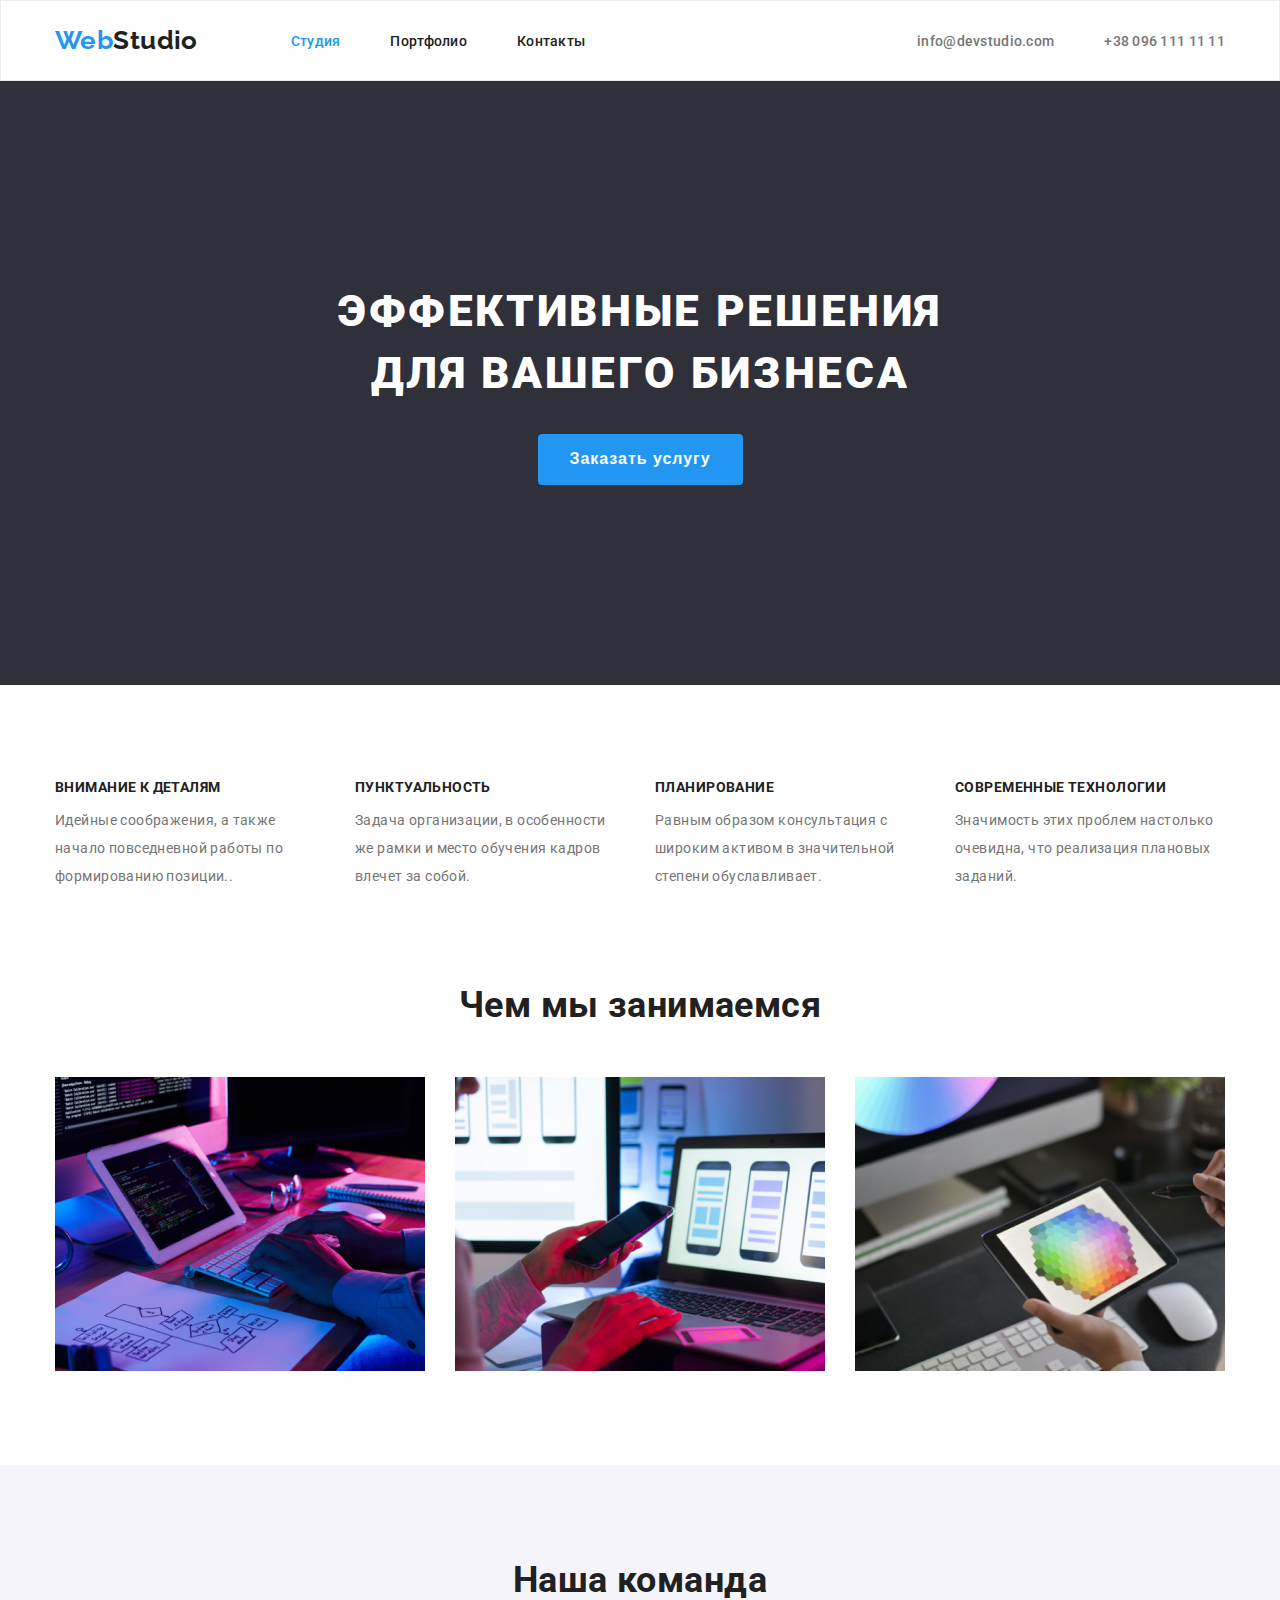
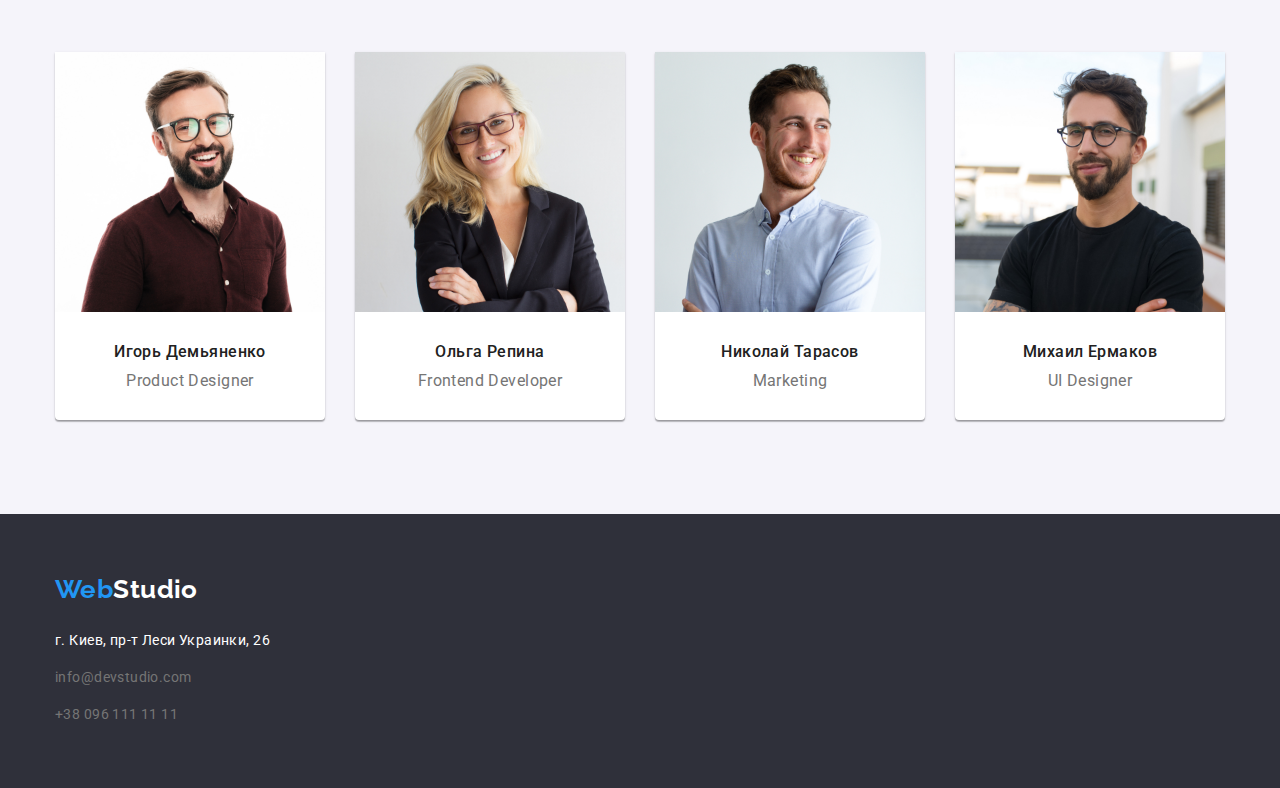
<file: index.html>
<!DOCTYPE html>
<html lang="ru">

<head>
    <meta charset="UTF-8">
    <meta name="viewport" content="width=device-width, initial-scale=1.0">
    <link rel="stylesheet" href="css/style.css">
    <link href="https://fonts.googleapis.com/css?family=Roboto:regular,italic,500,700,900&display=swap" rel="stylesheet" />
    <link href="https://fonts.googleapis.com/css?family=Raleway:700&display=swap" rel="stylesheet" />
    <title>WebStudio</title>
</head>

<body>
    <!--Шапка сайта-->
        <header class="header">
            <div class="container header__block">
                <a href="#" aria-label="WebStudio link" class="menu-logo logo-blue"><span>Web</span>Studio</a>
                    <nav class="menu__body">
                        <ul class="menu__list">
                            <li class="menu__item ">
                                <a href="#" class="menu__link menu-blue">Студия</a>
                            </li>
                            <li class="menu__item">
                                <a href="./portfolio.html" class="menu__link menu">Портфолио</a>
                            </li>
                            <li class="menu__item">
                                <a href="#" class="menu__link menu">Контакты</a>
                            </li>
                        </ul>
                    </nav>
                        <ul class="address__list">
                            <li class="address__item">
                                <a href="mailto:info@devstudio.com" class="address__link address-grey">info@devstudio.com</a>
                            </li>
                            <li class="address__item">
                                <a href="tel:+380961111111" class="address__link address-grey">+38 096 111 11 11</a>
                            </li>
                        </ul>
            </div>
        </header>

        <main class="main">

            <!--Герой-->
            <section class="section hero">
                <div class="container">
                    <h1 class="title-block_text">Эффективные решения для вашего бизнеса</h1>
                    <button type="button" class="button-blue">Заказать услугу</button>
                </div>
            </section>
            
            <!--Наши скилы-->
            <section class="section about-us">
                <div class="container">
                    <ul class="about-us__list">
                        <li class="about-us__item">
                            <h3 class="about-us__title">Внимание к деталям</h3>
                            <p>
                                Идейные соображения, а также начало повседневной работы по формированию позиции..
                            </p>
                        </li>
                        <li class="about-us__item">
                            <h3 class="about-us__title">Пунктуальность</h3>
                            <p>
                                Задача организации, в особенности же рамки и место обучения кадров влечет за собой.
                            </p>
                        </li>
                        <li class="about-us__item">
                            <h3 class="about-us__title">Планирование</h3>
                            <p>
                                Равным образом консультация с широким активом в значительной степени обуславливает.
                            </p>
                        </li>
                        <li class="about-us__item">
                            <h3 class="about-us__title">Современные технологии</h3>
                            <p>
                                Значимость этих проблем настолько очевидна, что реализация плановых заданий.
                            </p>
                        </li>
                    </ul>
                </div>
            </section>

            <!--Примеры работы-->
            <section class=" section what-we-do">
                <div class="container">
                    <h2 class="block-text__title header-block__title">Чем мы занимаемся</h2>
                        <ul class="what-we-do__list">
                            <li class="what-we-do__item">
                                <img src="./img/studia/img.jpg" alt="картинка" width="370" />
                            </li>
                            <li class="what-we-do__item">
                                <img src="./img/studia/img2.jpg" alt="картинка" width="370" />
                            </li>
                            <li class="what-we-do__item">
                                <img src="./img/studia/img3.jpg" alt="картинка" width="370" />
                            </li>
                        </ul>
                </div>
            </section>
            
            <!--Наша команда-->
            <section class="section our-team">
                <div class="container">
                    <h2 class="block-text__title title-our-team">Наша команда</h2>
                        <ul class="our-team__list">
                            <li class="our-team__item">
                                <img src="./img/studia/img4.jpg" alt="фото Игорь Демьяненко" width="270" />
                                <h3 class="our-team__title">Игорь Демьяненко</h3>
                                <p class="elements__title" >Product Designer</p>
                            </li>
                            <li class="our-team__item">
                                <img src="./img/studia/img5.jpg" alt="фото Ольга Репина" width="270" />
                                <h3 class="our-team__title">Ольга Репина</h3>
                                <p class="elements__title">Frontend Developer</p>
                            </li>
                            <li class="our-team__item">
                                <img src="./img/studia/img6.jpg" alt="фото Николай Тарасов" width="270" />
                                <h3 class="our-team__title">Николай Тарасов</h3>
                                <p class="elements__title">Marketing</p>
                            </li>
                            <li class="our-team__item">
                                <img src="./img/studia/img7.jpg" alt="фото Михаил Ермаков" width="270" />
                                <h3 class="our-team__title">Михаил Ермаков</h3>
                                <p class="elements__title our-team-elements">UI Designer</p>
                            </li>
                        </ul>
                </div>
            </section>
        </main>
     <!--Футер-->
        <footer class="footer">
            <div class="container">
                <a href="" aria-label="WebStudio link" class="footer-logo logo-blue"><span>Web</span>Studio</a>
                <address class="footer__address">
                    <ul class="footer__address__list">
                        <li class="footer__address__item">
                            <a href="https://goo.gl/maps/piqngm7oDQpEDh6u6" target="_blank" rel="noopener nofollow noreferrer" class="footer-white">г. Киев, пр-т Леси Украинки, 26</a>
                        </li>
                        <li class="footer__address__item">
                            <a href="mailto:info@devstudio.com" class="footer-grey">info@devstudio.com</a>
                        </li>
                        <li class="footer__address__item">
                            <a href="tel:+380961111111" class="footer-grey">+38 096 111 11 11</a>
                        </li>
                    </ul>
                </address>
            </div>
        </footer>
    </body>

</html>
</file>
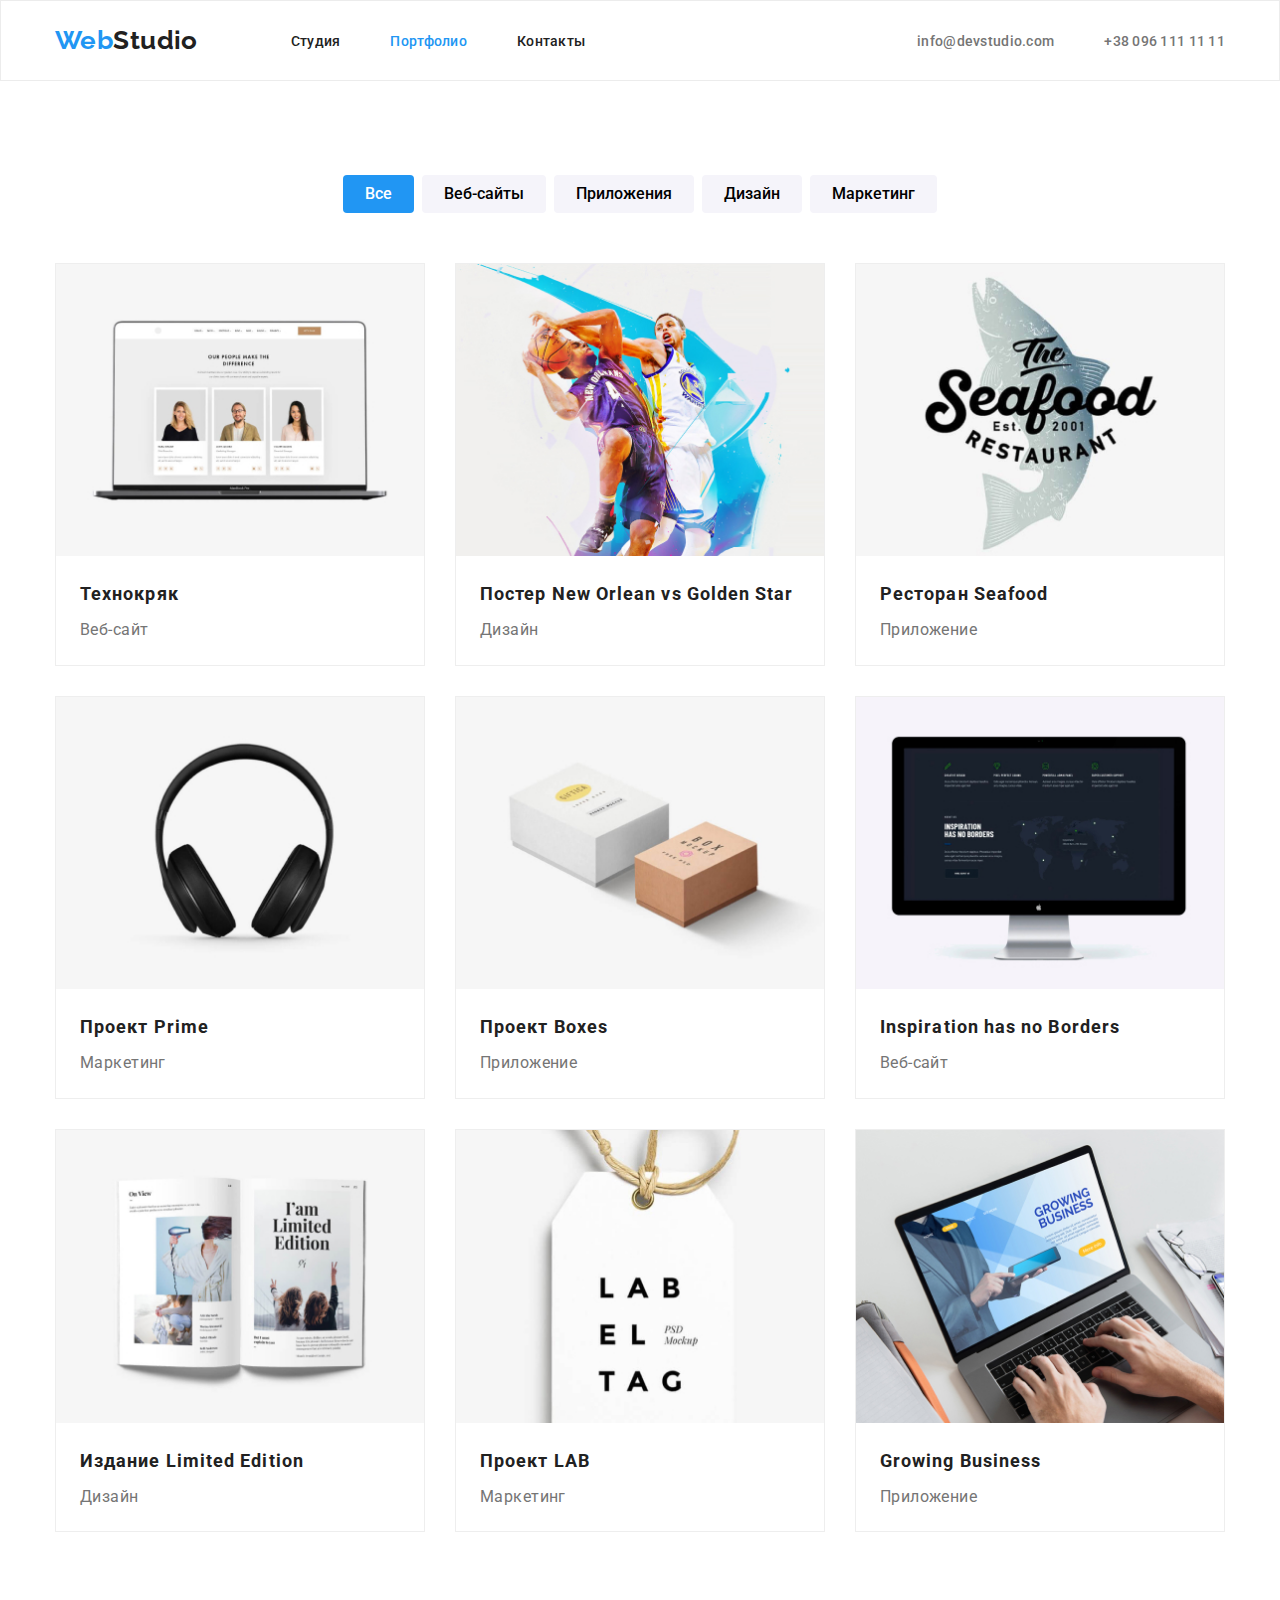
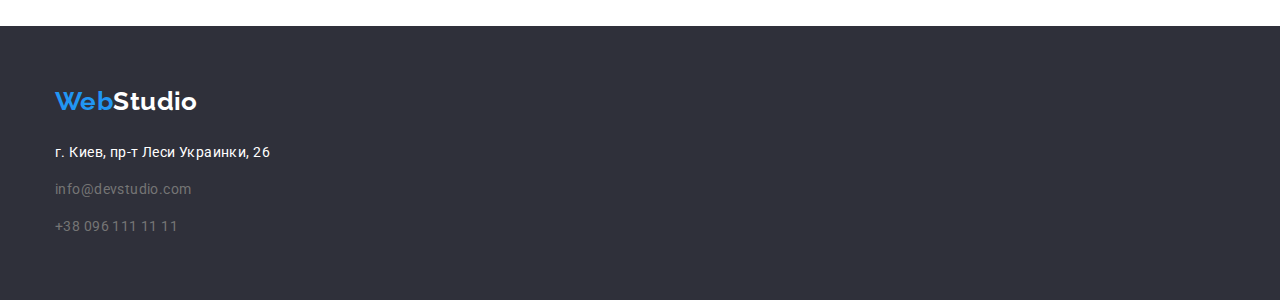
<file: portfolio.html>
<!DOCTYPE html>
<html lang="en">

<head>
    <meta charset="UTF-8">
    <meta name="viewport" content="width=device-width, initial-scale=1.0">
    <link href="https://fonts.googleapis.com/css?family=Roboto:regular,italic,500,700,900&display=swap" rel="stylesheet" />
    <link href="https://fonts.googleapis.com/css?family=Raleway:700&display=swap" rel="stylesheet" />
    <link rel="stylesheet" href="css/style.css">
    <title>WebStudio</title>
</head>

<body>
    <!--Шапка сайта-->
    <header class="header">
        <div class="container header__block">
            <a href="#" aria-label="WebStudio link" class="menu-logo logo-blue"><span>Web</span>Studio</a>
                <nav class="menu__body">
                    <ul class="menu__list">
                        <li class="menu__item ">
                            <a href="./index.html" class="menu__link menu">Студия</a>
                        </li>
                        <li class="menu__item">
                            <a href="./portfolio.html" class="menu__link menu-blue">Портфолио</a>
                        </li>
                        <li class="menu__item">
                            <a href="#" class="menu__link menu">Контакты</a>
                        </li>
                    </ul>
                </nav>
                    <ul class="address__list">
                        <li class="address__item">
                            <a href="mailto:info@devstudio.com" class="address__link address-grey">info@devstudio.com</a>
                        </li>
                        <li class="address__item">
                            <a href="tel:+380961111111" class="address__link address-grey">+38 096 111 11 11</a>
                        </li>
                    </ul>
        </div>
    </header>
    <main class="main">
        <!--Меню-->
        <section class="section menu__button">
            <div class="container">
                <ul class="menu__button-list">
                    <li class="menu__button-item">
                        <button type="button" class="button-menu blue">Все</button>
                    </li>
                    <li class="menu__button-item">
                        <button type="button" class="button-menu">Веб-сайты</button>
                    </li>
                    <li class="menu__button-item">
                        <button type="button" class="button-menu">Приложения</button>
                    </li>
                    <li class="menu__button-item">
                        <button type="button" class="button-menu">Дизайн</button>
                    </li>
                    <li class="menu__button-item">
                        <button type="button" class="button-menu">Маркетинг</button>
                    </li>
                </ul>
            
        <!-- Примеры  -->
                <ul  class="exmaple__list">
                    <li  class="exmaple__item">
                        <img src="./img/portfolio/img1.jpg" alt="фото Технокряк" width="370" />
                        <h3 class="exmaple__item-title">Технокряк</h3>
                        <p class="elements__title-item">Веб-сайт</p> 
                    </li>
                    <li class="exmaple__item">
                        <img src="./img/portfolio/img2.jpg" alt="фото Постер New Orlean vs Golden Star" width="370" />
                        <h3 class="exmaple__item-title">Постер New Orlean vs Golden Star</h3>
                        <p class="elements__title-item">Дизайн</p>
                    </li>
                    <li class="exmaple__item">
                        <img src="./img/portfolio/img3.jpg" alt="фото Ресторан Seafood" width="370" />
                        <h3 class="exmaple__item-title">Ресторан Seafood</h3>
                        <p class="elements__title-item">Приложение</p>
                    </li>
                    <li class="exmaple__item">
                        <img src="./img/portfolio/img4.jpg" alt="фото Проект Prime" width="370" />
                        <h3 class="exmaple__item-title">Проект Prime</h3>
                        <p class="elements__title-item">Маркетинг</p>
                    </li>
                    <li class="exmaple__item">
                        <img src="./img/portfolio/img5.jpg" alt="фото Проект Boxes" width="370" />
                        <h3 class="exmaple__item-title">Проект Boxes</h3>
                        <p class="elements__title-item">Приложение</p>
                    </li>
                    <li class="exmaple__item">
                        <img src="./img/portfolio/img6.jpg" alt="фото Inspiration has no Borders" width="370" />
                        <h3 class="exmaple__item-title">Inspiration has no Borders</h3>
                        <p class="elements__title-item">Веб-сайт</p>
                    </li>
                    <li class="exmaple__item">
                        <img src="./img/portfolio/img7.jpg" alt="фото Издание Limited Edition" width="370" />
                        <h3 class="exmaple__item-title">Издание Limited Edition</h3>
                        <p class="elements__title-item">Дизайн</p>
                    </li>
                    <li class="exmaple__item">
                        <img src="./img/portfolio/img8.jpg" alt="фотоПроект LAB" width="370" />
                        <h3 class="exmaple__item-title">Проект LAB</h3>
                        <p class="elements__title-item">Маркетинг</p>
                    </li>
                    <li class="exmaple__item">
                        <img src="./img/portfolio/img9.jpg" alt="фото Growing Business" width="370" />
                        <h3 class="exmaple__item-title">Growing Business</h3>
                        <p class="elements__title-item">Приложение</p>
                    </li>
                </ul>
        </div> 
        </section>
    </main>
    <!--Футер-->
    <footer class="footer">
        <div class="container">
            <a href="" aria-label="WebStudio link" class="footer-logo logo-blue"><span>Web</span>Studio</a>
            <address class="footer__address">
                <ul class="footer__address__list">
                    <li class="footer__address__item">
                        <a href="https://goo.gl/maps/piqngm7oDQpEDh6u6" target="_blank" rel="noopener nofollow noreferrer" class="footer-white">г. Киев, пр-т Леси Украинки, 26</a>
                    </li>
                    <li class="footer__address__item">
                        <a href="mailto:info@devstudio.com" class="footer-grey">info@devstudio.com</a>
                    </li>
                    <li class="footer__address__item">
                        <a href="tel:+380961111111" class="footer-grey">+38 096 111 11 11</a>
                    </li>
                </ul>
            </address>
        </div>
    </footer>

</body>

</html>
</file>
<file: css/style.css>
*,*::before,*::after{
    padding: 0;
    margin: 0;
    border: 0;
    box-sizing: border-box;
}
:root {
    --brand-color:  #2196F3;
    --fon-color: #2F303A;
    --fonts-title-color: #212121;
    --fonts-color: #757575;
    --white-color: #fff;
    --background-fon-button:#F5F4FA;
}
.section{
    padding: 94px 0;
}
body {
    font-family: 'Roboto';
    font-size: 14px;
    line-height: 2;
    letter-spacing: 0.03em;
    color: var(--fonts-color);
}
a{
    text-decoration: none;
}
ul,ol,li{
    list-style: none;
}
img{
    display: block;
    height: auto;
    width: 100%;
}

/* ==================================================== */
/* ==================================================== */
.container{
    max-width: 1200px;
    margin: 0px auto;
    padding: 0px 15px;
}
.header{
    padding: 24px 0;
   border: 1px solid #ECECEC;
}
.header__block{
    display: flex;
    align-items: center;
}

/* ==================================================== */
/* ==================================================== */
.hero{
    padding: 200px 0px;
    text-align: center;
}

.hero,.footer{
    background-color: var(--fon-color);
}
/* ==================================================== */
/* ==================================================== */

.what-we-do{
    padding-top: 0px;
}
.about-us__list{
    display: flex;
}
.about-us__item{
    max-width: 270px;
}
.about-us__item:not(:last-child){
    margin: 0px 30px 0px 0px;
}
.about-us__title {
    font-style: normal;
    font-weight: 700;
    font-size: 14px;
    line-height: 1.2;
    text-transform: uppercase;
    color: var(--fonts-title-color);
}
.about-us__title:not(:last-child){
    margin: 0px 0px 10px 0px;
}
/* ==================================================== */
/* ==================================================== */
.what-we-do{
    text-align: center;
}
.what-we-do__list, .our-team__list{
    display: flex;
}
.what-we-do__item:not(:last-child),.our-team__item:not(:last-child) {
    margin: 0px 30px 0px 0px;
}
.header-block__title, .title-our-team, .menu__button-list{
    margin-bottom: 50px;
}
/* ==================================================== */
/* ==================================================== */
.our-team__title{
    font-weight: 500;
    font-size: 16px;
    line-height: 1.2;
    color: var(--fonts-title-color);
    text-align: center;
 }
 .our-team__title:not(:last-child){
  padding: 30px 0px 10px 0px;
 }

.our-team__item{
    background-color: #fff;
}
.our-team{
    text-align: center;
    background-color: var(--background-fon-button);

}

.our-team__item{
    box-shadow: 0px 1px 3px rgba(0, 0, 0, 0.12), 0px 1px 1px rgba(0, 0, 0, 0.14), 0px 2px 1px rgba(0, 0, 0, 0.2);
    border-radius: 0px 0px 4px 4px;
}

.our-team-elements{
    padding: 0px 0px 30px 0px;
}
/* ==================================================== */
/* ==================================================== */

.footer{
    padding: 60px 0;
}
 .footer-white{
     cursor: default;
     line-height: 1.7;
   color: var(--white-color);
 } 
 
 .address, .footer__address{
     font-style: normal;
 }

 .footer__address__item:not(:last-child){
     margin-bottom: 9px;
 }

 .footer-logo{
    display: block;
    margin-bottom: 20px;
  color:var(--white-color);
 }
 .footer-white{
    font-style: normal;
    line-height: 1.7;
  color: var(--white-color);
}
.footer-grey{
    color: var(--fonts-color);
}
/* ==================================================== */
/* ==================================================== */

.menu__button-list{
    display: flex;
    justify-content: center;
}

 /* ==================================================== */
/* ==================================================== */
.menu__body{
    margin-right: auto;
}

.menu__button-item:not(:last-child){
    margin: 0px 8px 0px 0px;
}
.menu__list{
    display: flex;
 }
.menu__item:not(:last-child){
   margin: 0px 50px 0px 0px;
 }
.menu__link:hover,.address__link:hover,.grey:hover{
    color: var(--brand-color);
}
.menu-blue{
        color: var(--brand-color);
}
.menu__link:hover,.address__link:hover,.grey:hover{
    color: var(--brand-color);
}
.menu{
    font-weight: 500;
    line-height: 1.2px;
    letter-spacing: 0.02em;
    color: var(--fonts-title-color);
}
.menu-logo, .footer-logo{
    font-family: 'Raleway';
    font-style: normal;
    font-weight: 700;
    font-size: 26px;
    line-height: 1.2;
   }
.menu-logo{
    color: var(--fonts-title-color);
    margin-right: 93px;
}
 /* ==================================================== */
/* ==================================================== */

.exmaple__list{
   display: flex;
   flex-wrap: wrap;
   gap: 30px;
}
.exmaple__item{
    flex-basis: calc((100% - 60px) / 3);
    border: solid 1px #EEEEEE;
}
 /* ==================================================== */
/* ==================================================== */
.address__list{
    display: flex;
}

.address__item:not(:last-child){
margin: 0px 50px 0px 0px;
}
 /* ==================================================== */
/* ==================================================== */

.elements__title{
    font-size: 16px;
    line-height: 1.2;
    text-align: center;
}

.elements__title-item{
    font-size: 16px;
    line-height: 1.8; 
}
.menu__link,.address__link{
    font-style: normal;
    font-weight: 500;
    line-height: 1.2px;
    letter-spacing: 0.02em;
}

.logo-blue span{
   color: var(--brand-color);
}
.address-grey{
  color: var(--fonts-color);
}
.title-block_text{
    width: 693px;
    margin-left: auto;
    margin-right: auto;
    margin-bottom: 30px;
}
.title-block_text{
    font-weight: 900;
    font-size: 44px;
    line-height: 1.4;
    letter-spacing: 0.06em;
    text-transform: uppercase;
    color: var(--white-color);
    background: var(--fon-color);;
}
.button-blue{
    border-radius: 4px;
    font-weight: 700;
    font-size: 16px;
    line-height: 1.9;
    letter-spacing: 0.06em;
    color:var(--white-color);
    background: var(--brand-color);
    padding: 10px 32px;
    cursor: pointer;
    
}
.button-blue:hover, .button-blue:focus, .button-blue:active{
    background:#085fa7
   
    }

 .button-menu:hover{
    background: var(--brand-color);
    color: var(--white-color);
 }
 .button-menu_blue{
    background: var(--brand-color);
    color: var(--white-color);
 }
.button-menu{
    font-family: inherit;
    font-weight: 500;
    font-size: 16px;
    line-height: 1.6;
    background: var(--background-fon-button);
    border-radius: 4px;
    cursor: pointer;
    padding: 6px 22px;
}
.blue{
    background-color: var(--brand-color);
    color:var(--white-color);
}


.block-text__title{
    font-size: 36px;
    line-height: 1.2;
    color: var(--fonts-title-color);
}

.exmaple__item-title{
    font-size: 18px;
    line-height: 2;
    letter-spacing: 0.06em;
    color:var(--fonts-title-color);
    
    }

.header-block{
    text-align: center;
    margin: 0px 0px 50px 0px;
}

.exmaple__item-title{
    margin: 20px 0px 4px 24px;
}

.elements__title-item{
    padding: 0px 0px 20px 24px;
}
</file>
